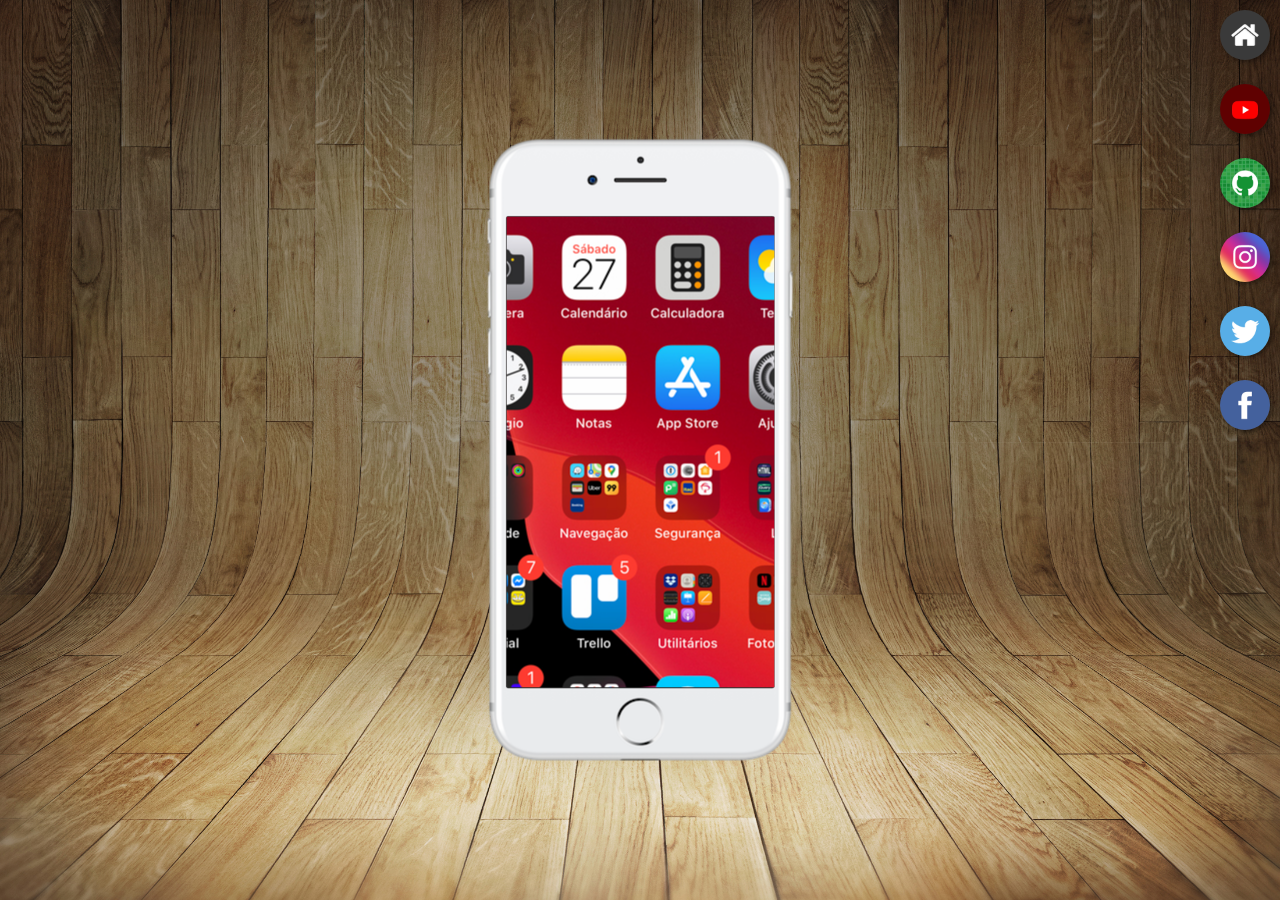
<file: index.html>
<!DOCTYPE html>
<html lang="pt-br">
<head>
    <meta charset="UTF-8">
    <meta name="viewport" content="width=device-width, initial-scale=1.0">
    <link rel="shortcut icon" href="favicon.ico" type="image/x-icon">
    <link rel="stylesheet" href="estilos/style.css">
    <title>Projeto Redes Sociais</title>
</head>
<body>
    <main>
        <section id="telefone">
            <iframe src="home.html" name="tela" id="tela" frameborder="0">Seu navegador não é compatível com o recurso utilizado...</iframe>

        </section>
        <section id="redes-sociais">
            <a href="home.html" target="tela"><img src="imagens/logo-home.jpg" alt="Home"></a><br>
            <a href="youtube.html" target="tela"><img src="imagens/logo-youtube.jpg" alt="YouTube"></a><br>
            <a href="github.html" target="tela"><img src="imagens/logo-github.jpg" alt="GitHub"></a><br>
            <a href="instagram.html" target="tela"><img src="imagens/logo-instagram.jpg" alt="Instagram"></a><br>
            <a href="#" target="tela"><img src="imagens/logo-twitter.jpg" alt="Twitter"></a><br>
            <a href="facebook.html" target="tela"><img src="imagens/logo-facebook.jpg" alt="Facebook"></a><br>
        </section>
    </main>
    
</body>
</html>
</file>
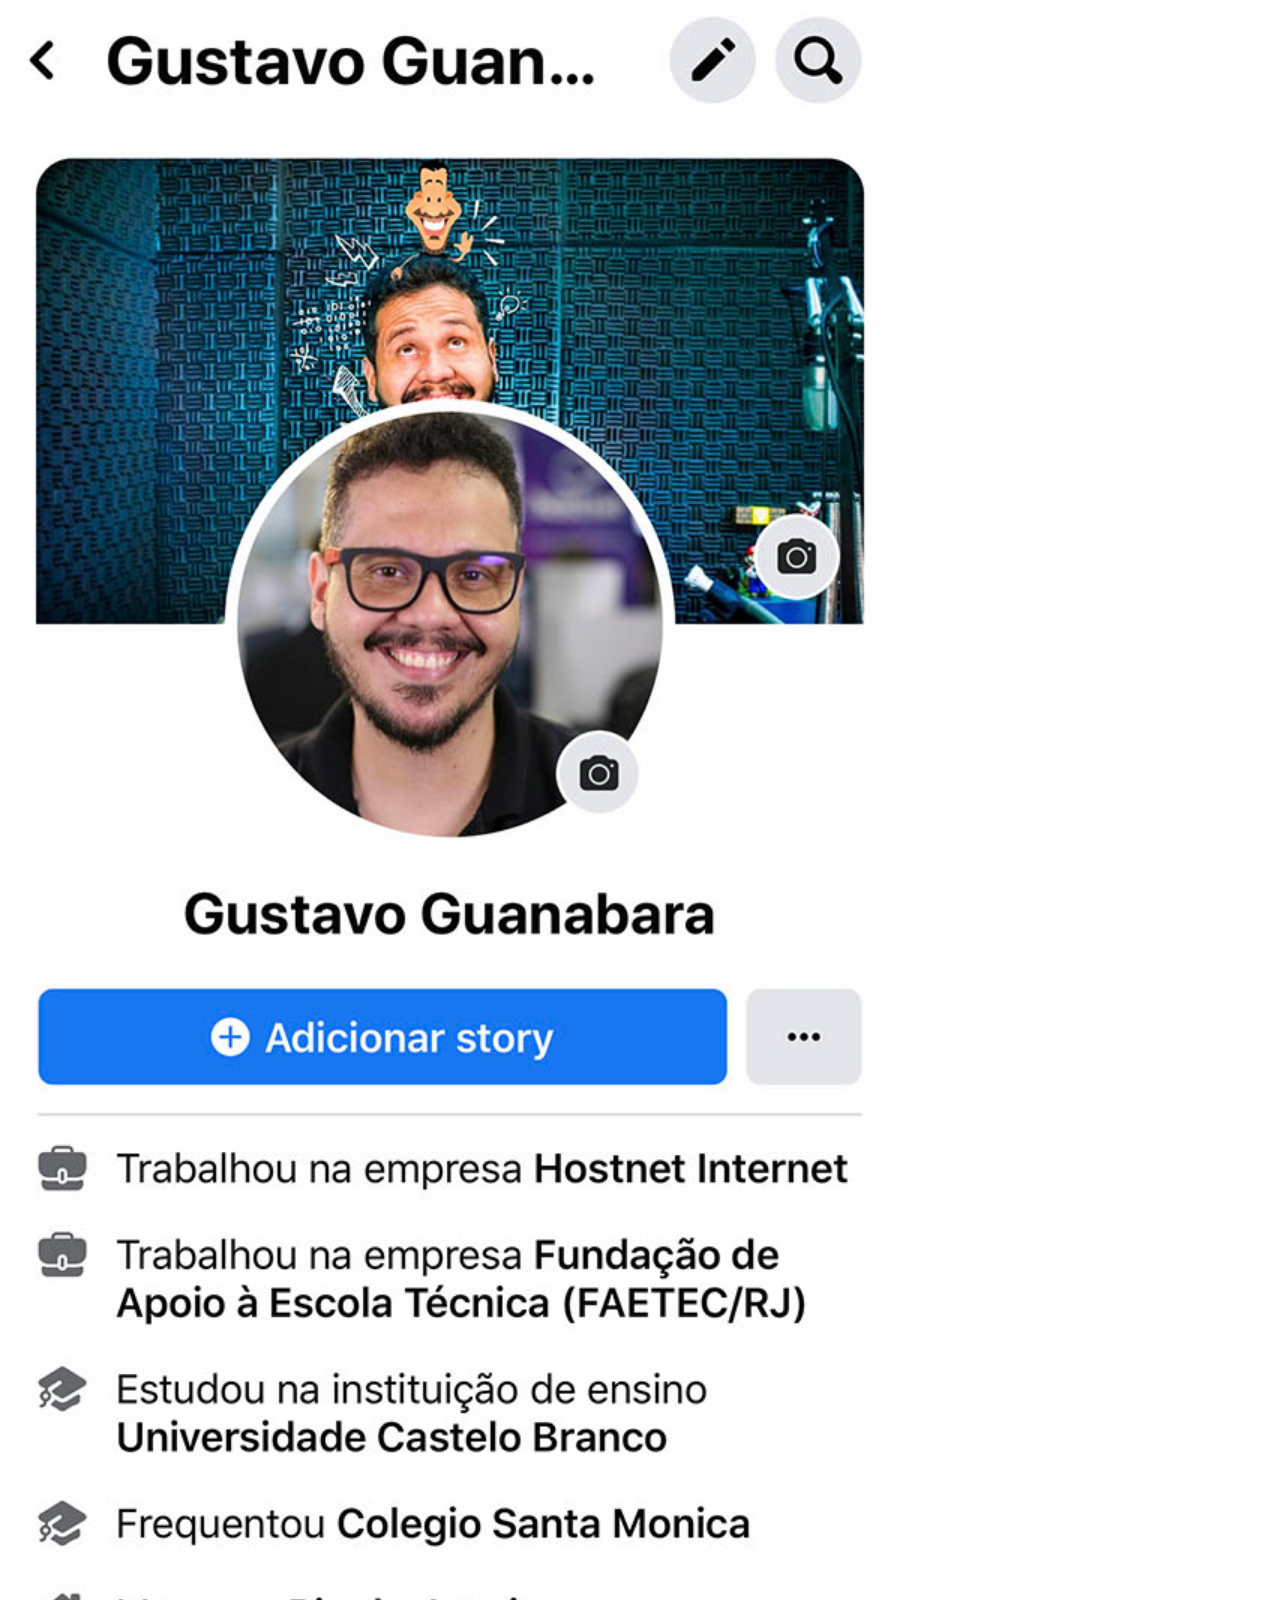
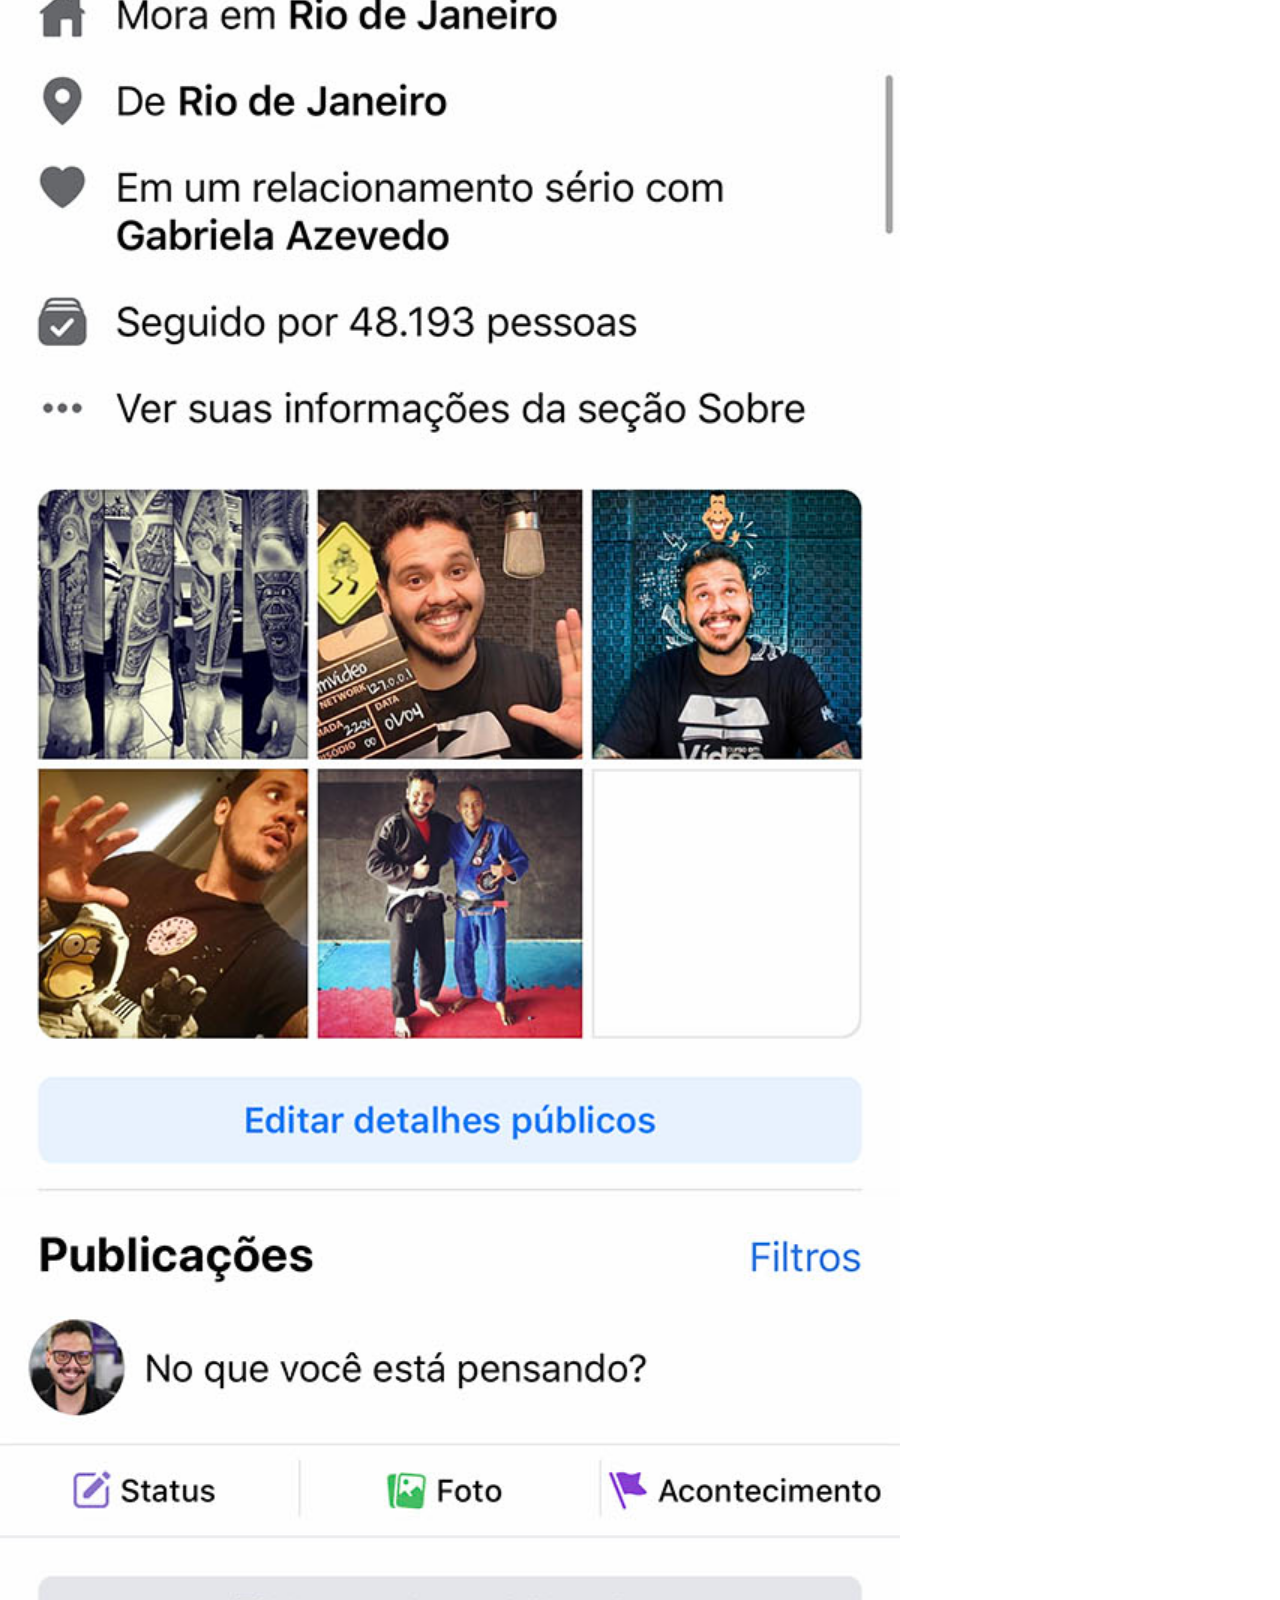
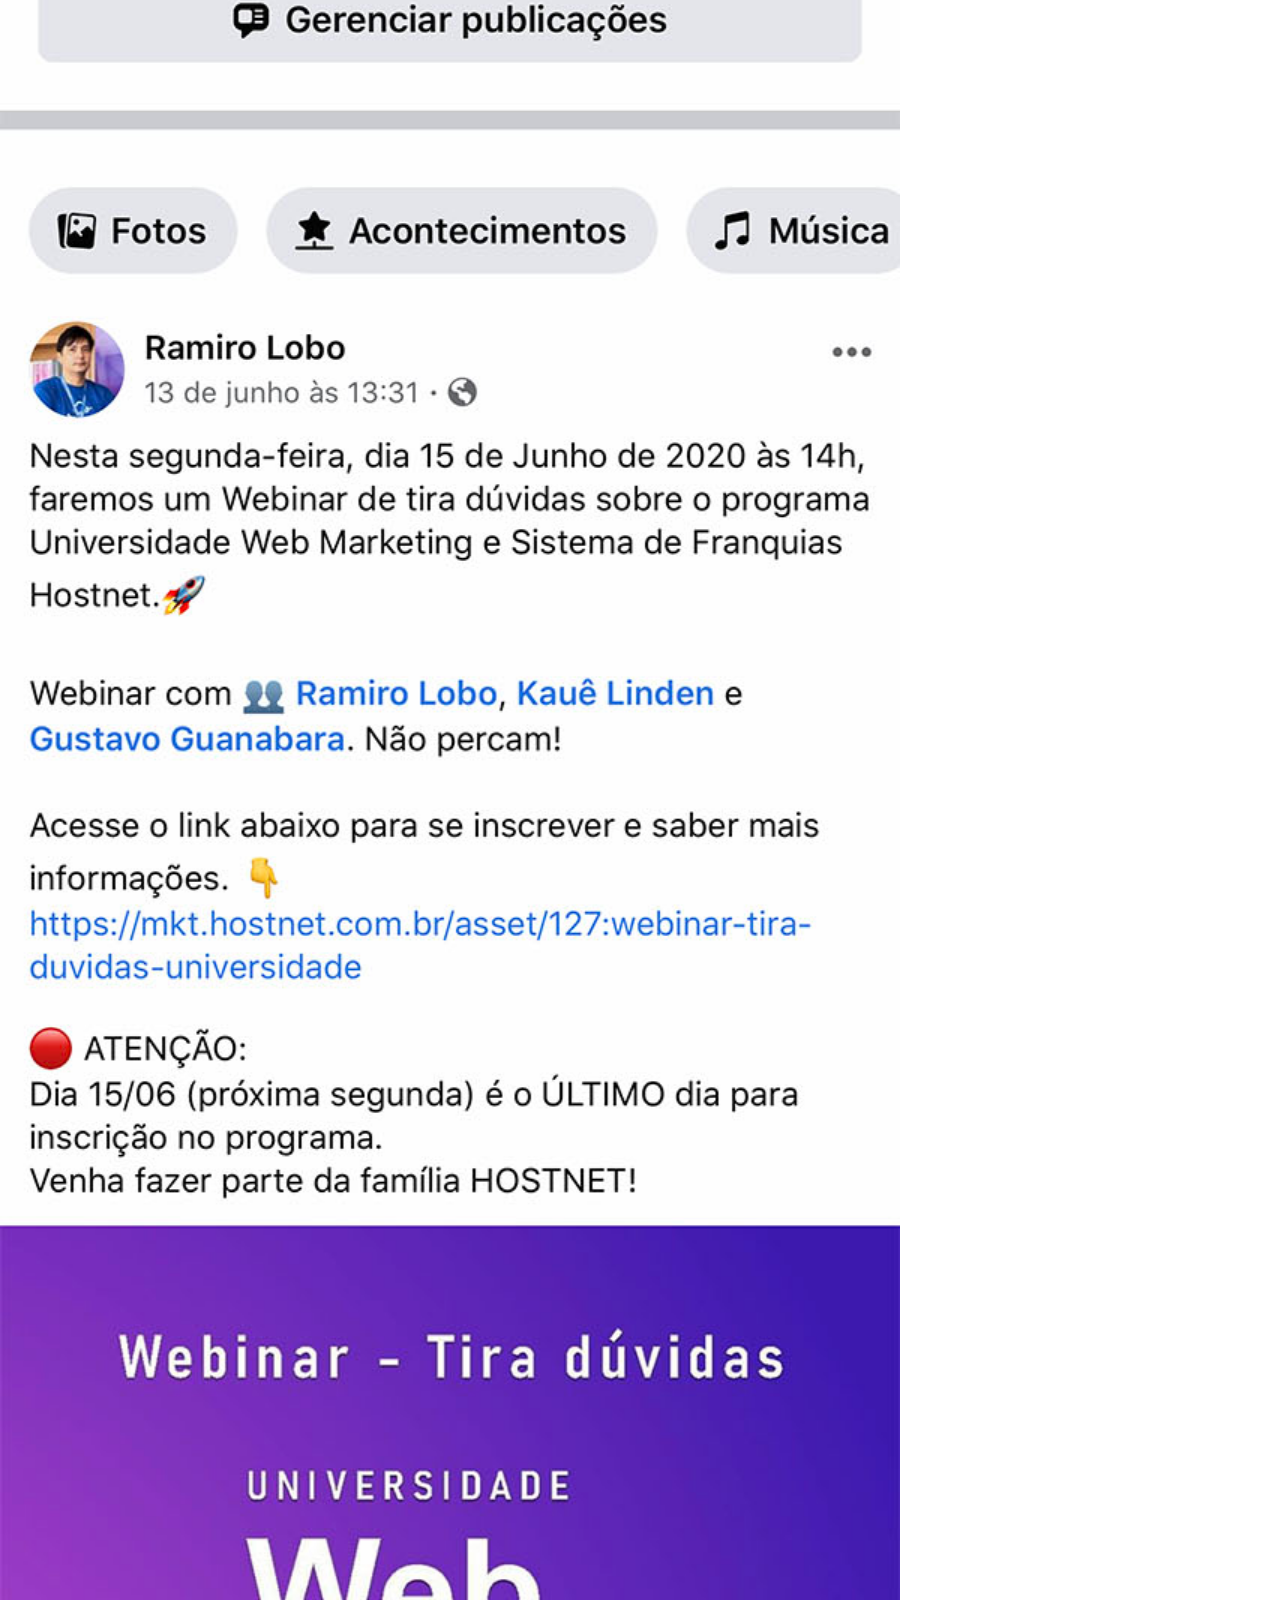
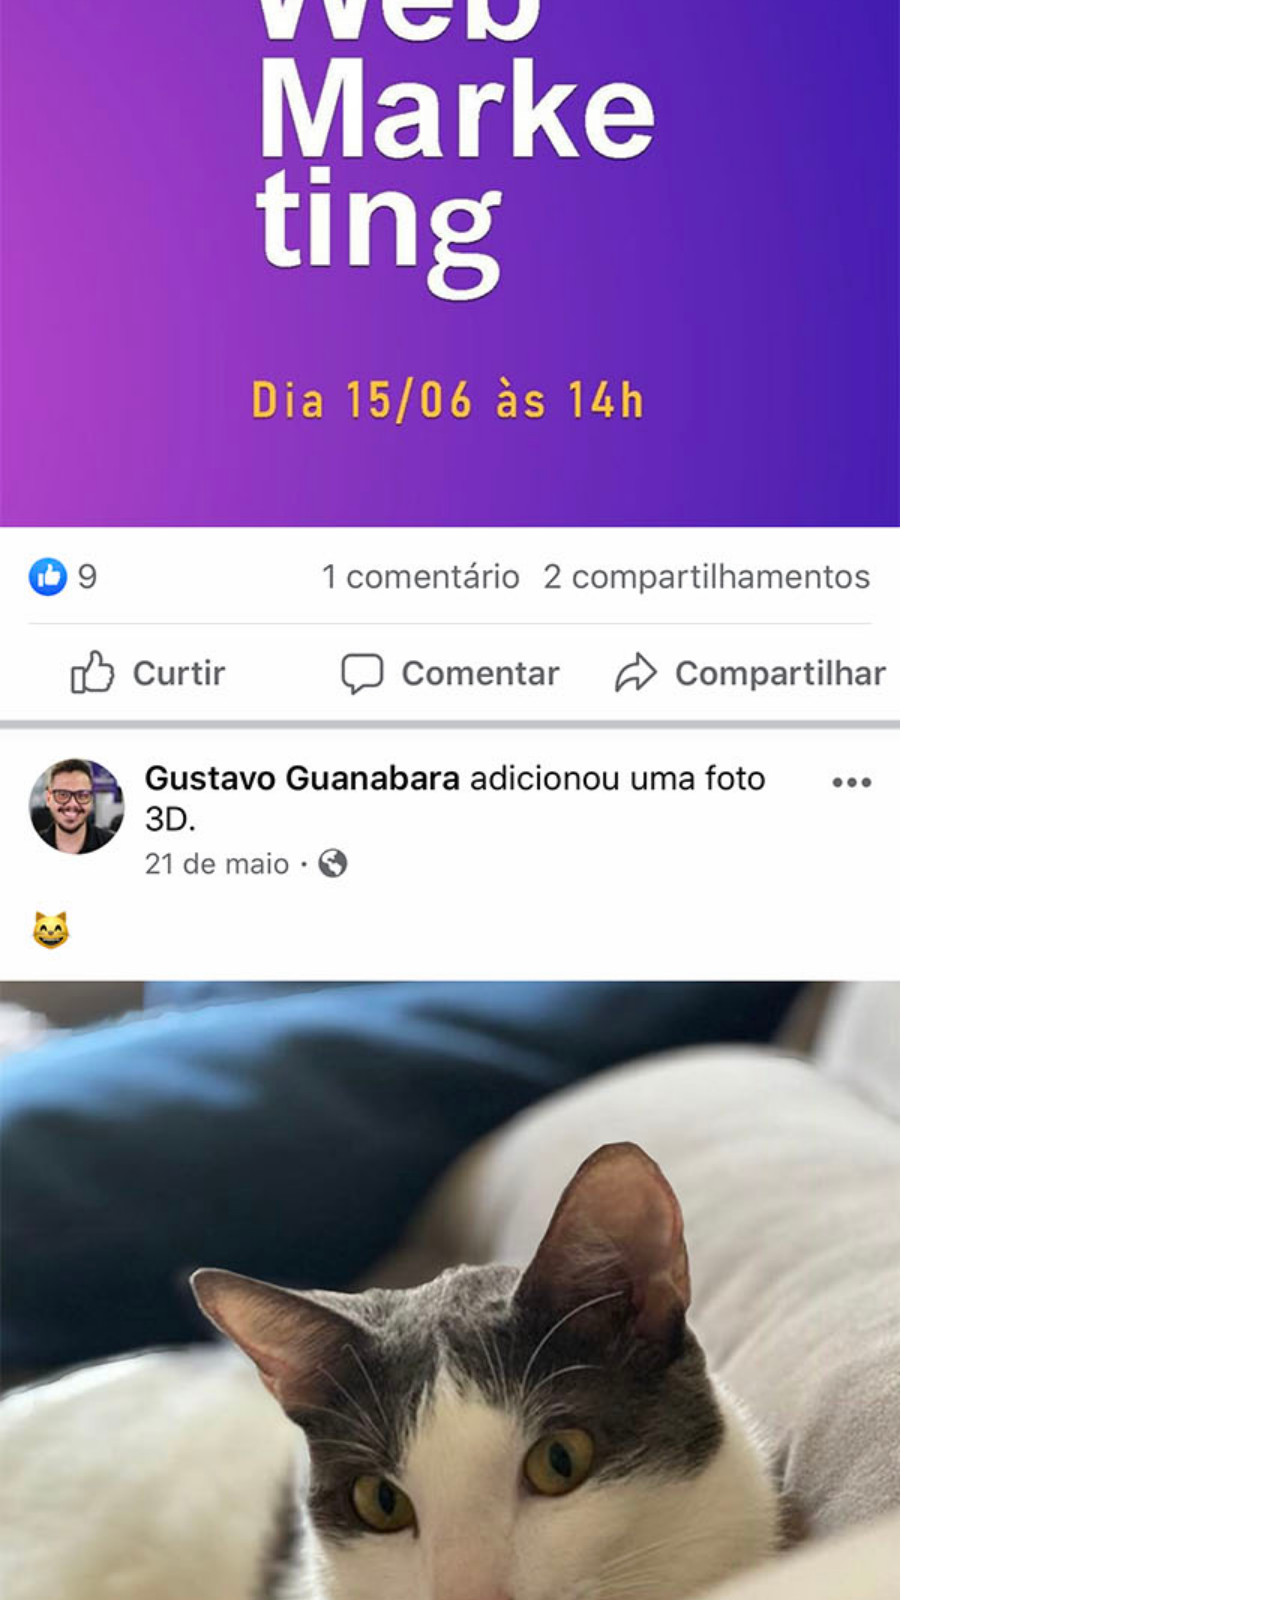
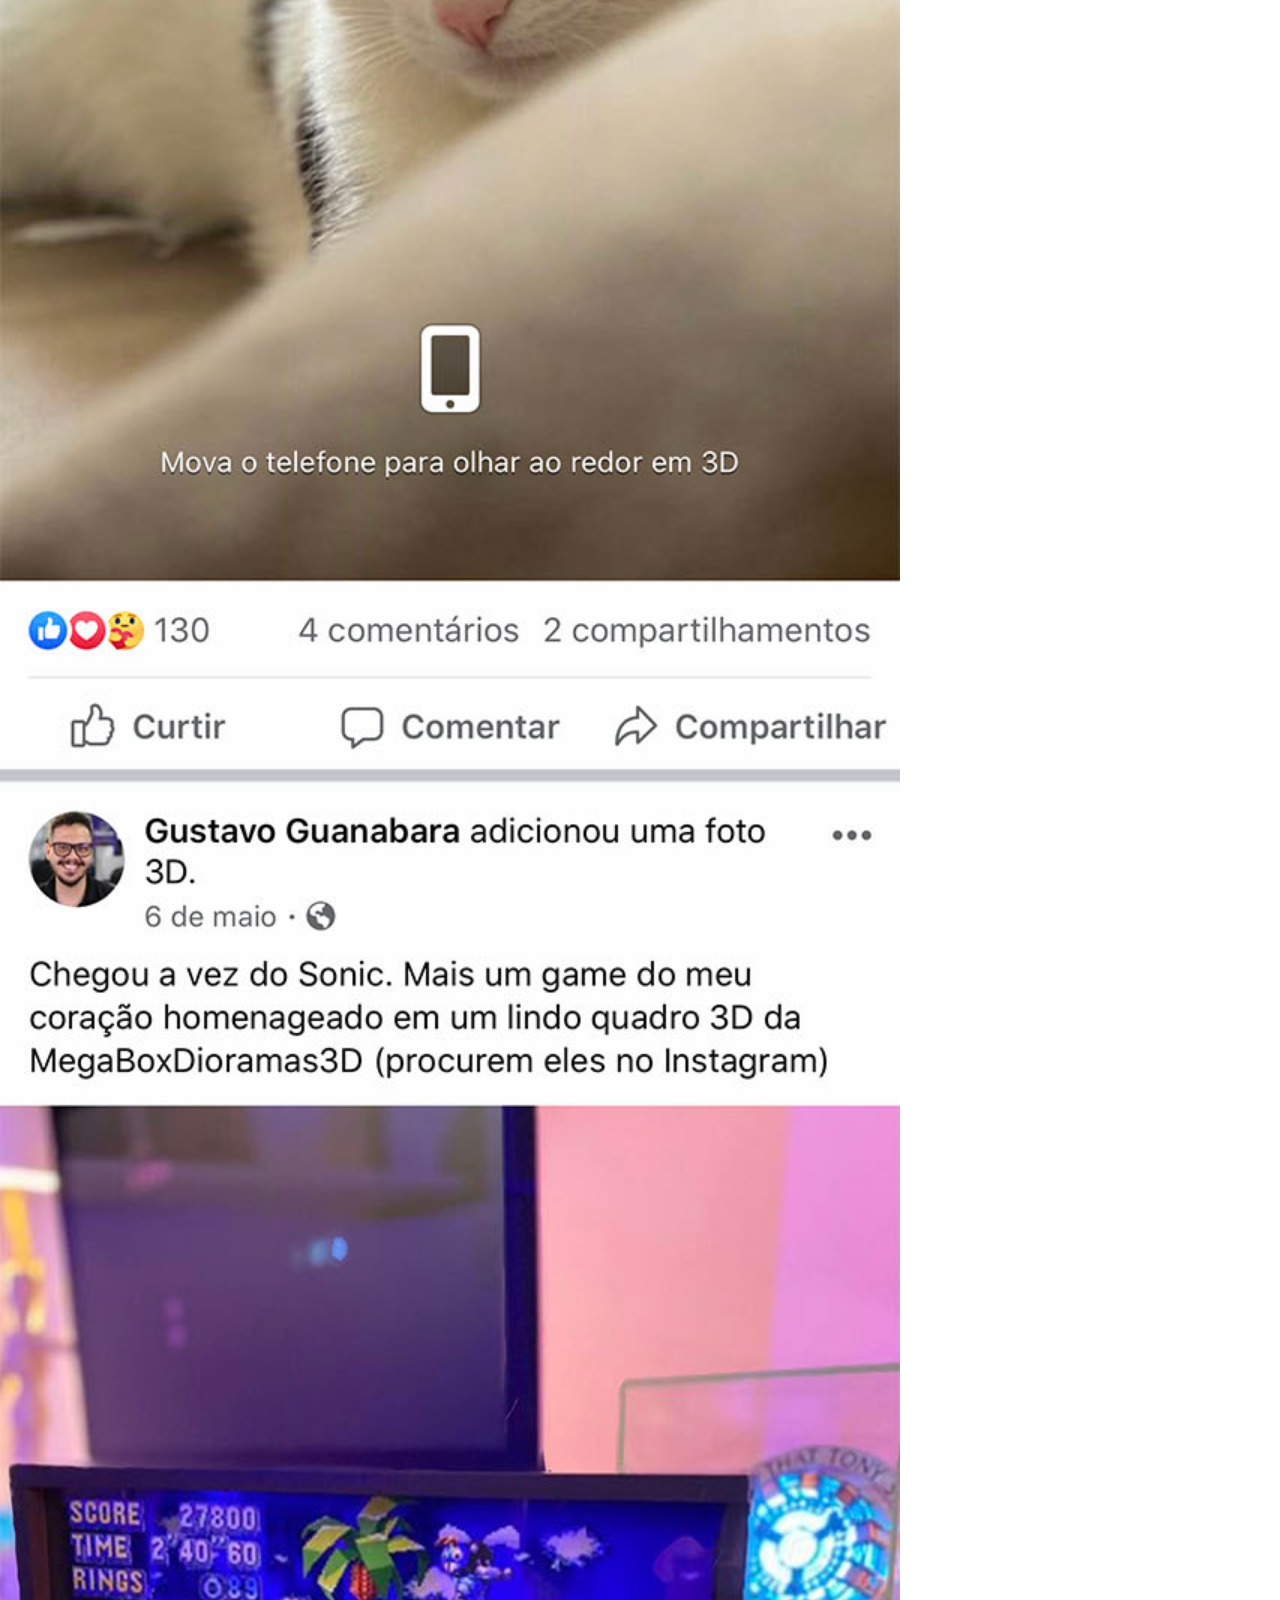
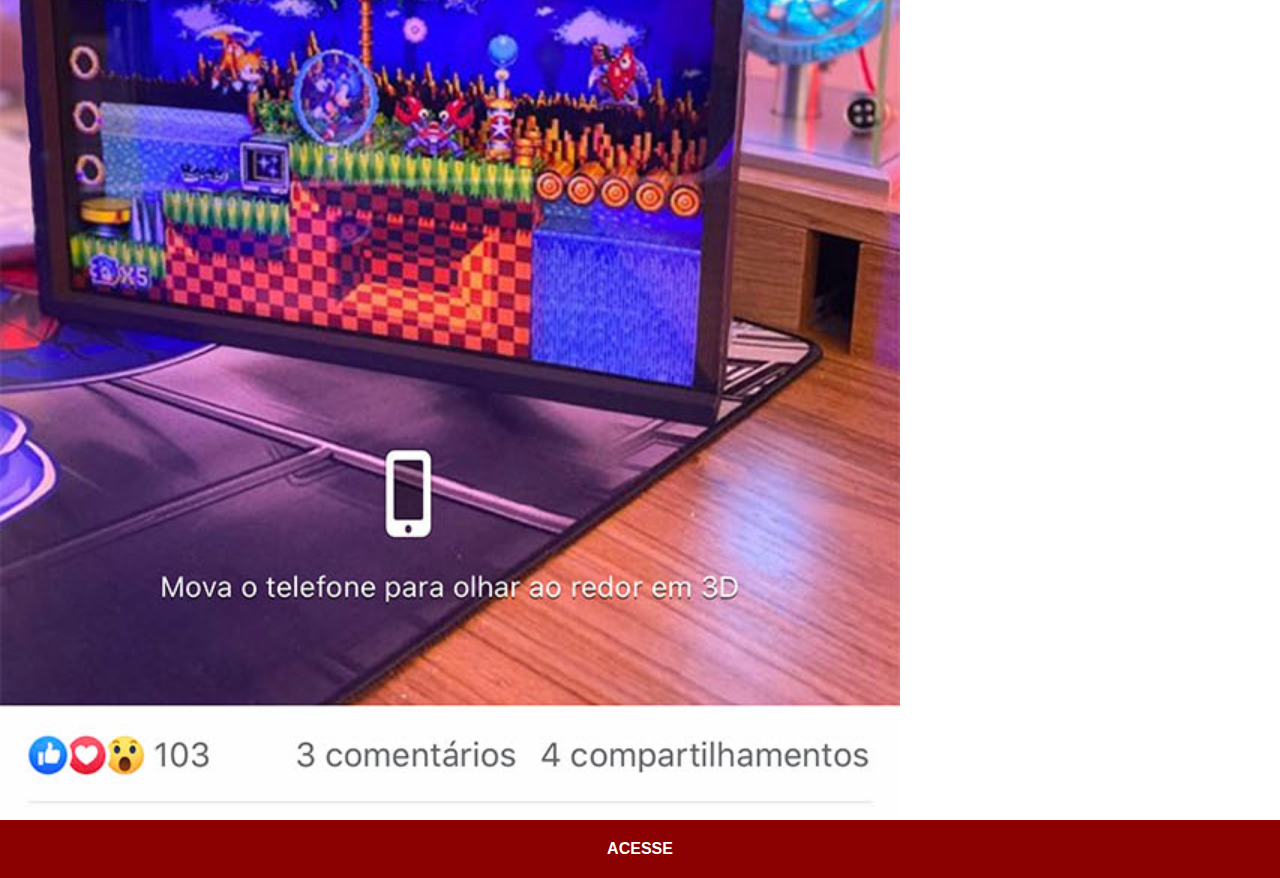
<file: facebook.html>
<!DOCTYPE html>
<html lang="pt-br">
<head>
    <meta charset="UTF-8">
    <meta name="viewport" content="width=device-width, initial-scale=1.0">
    <title>Facebook</title>
    <link rel="stylesheet" href="estilos/social.css">
</head>
<body>
    <img src="imagens/tela-facebook.jpg" alt="Facebook">
    <a href="imagens/tela-facebook.jpg" target="_blank">ACESSE</a>
    
</body>
</html>
</file>
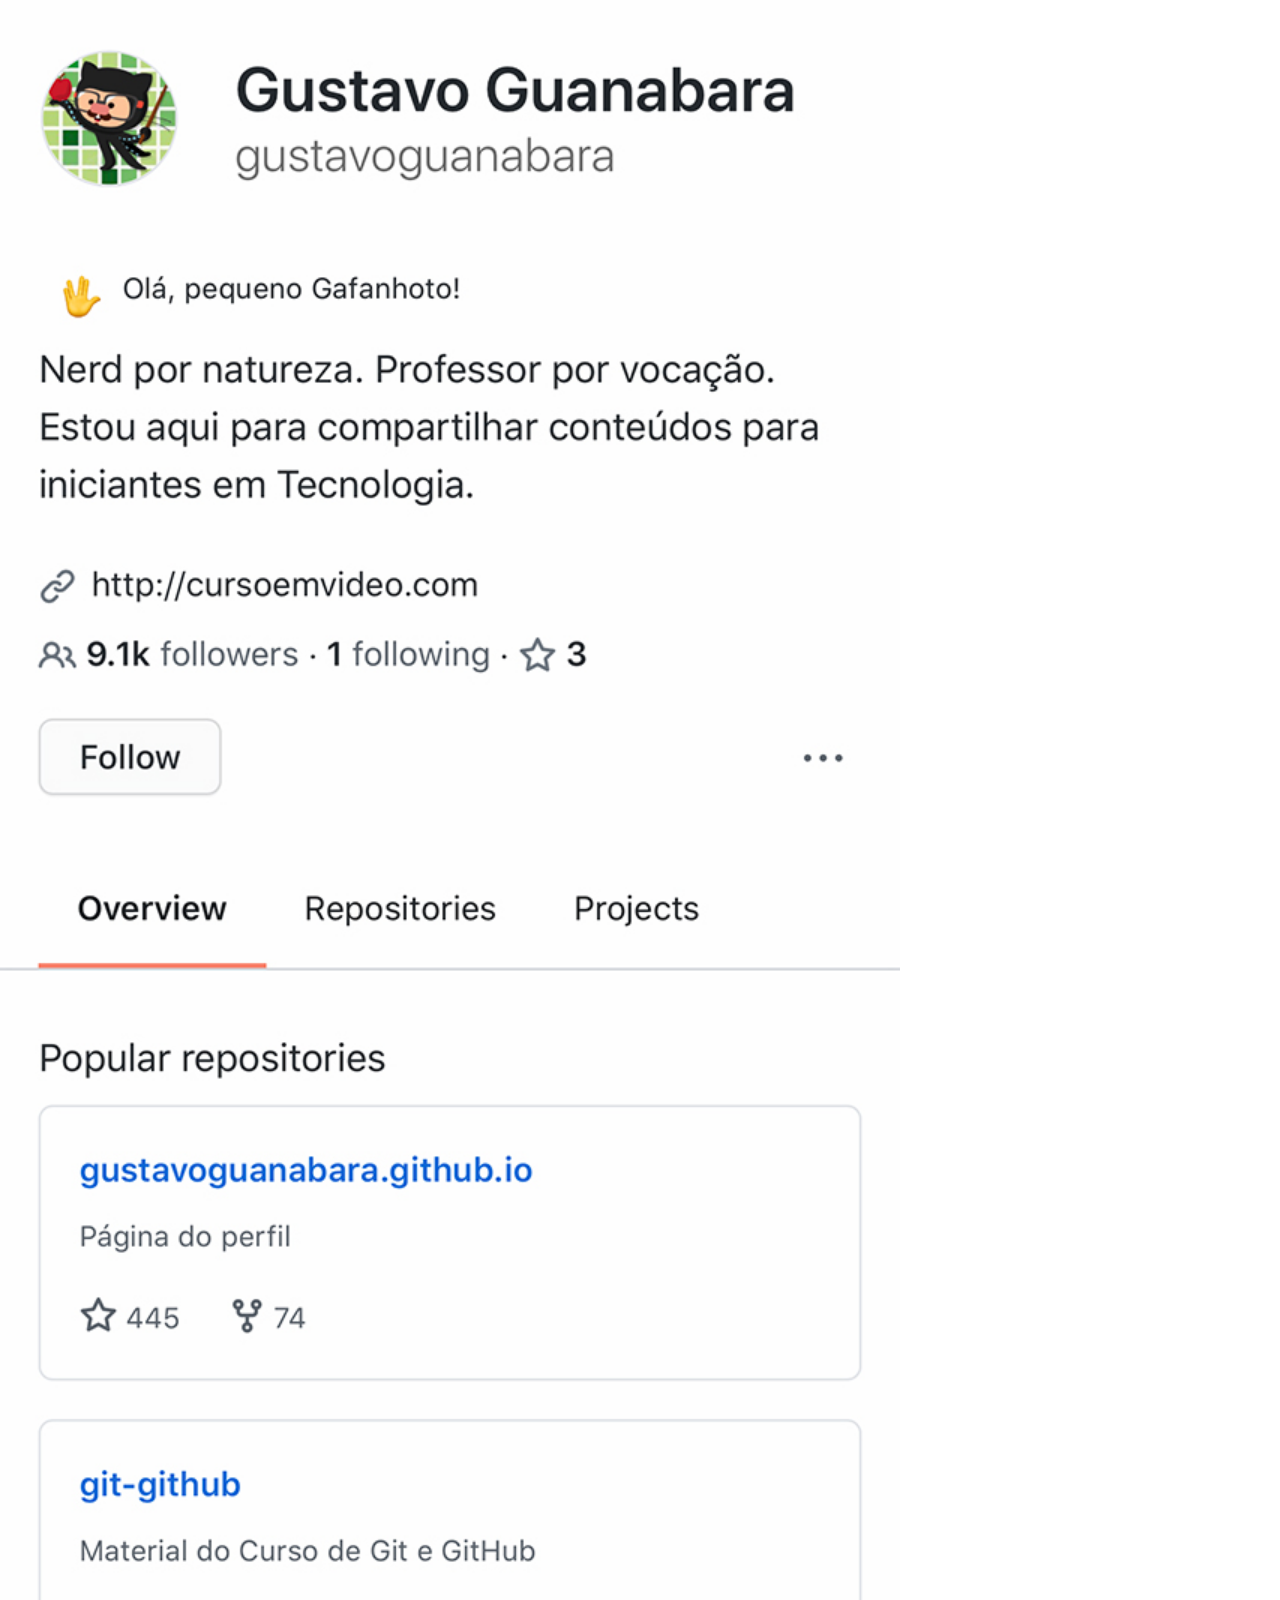
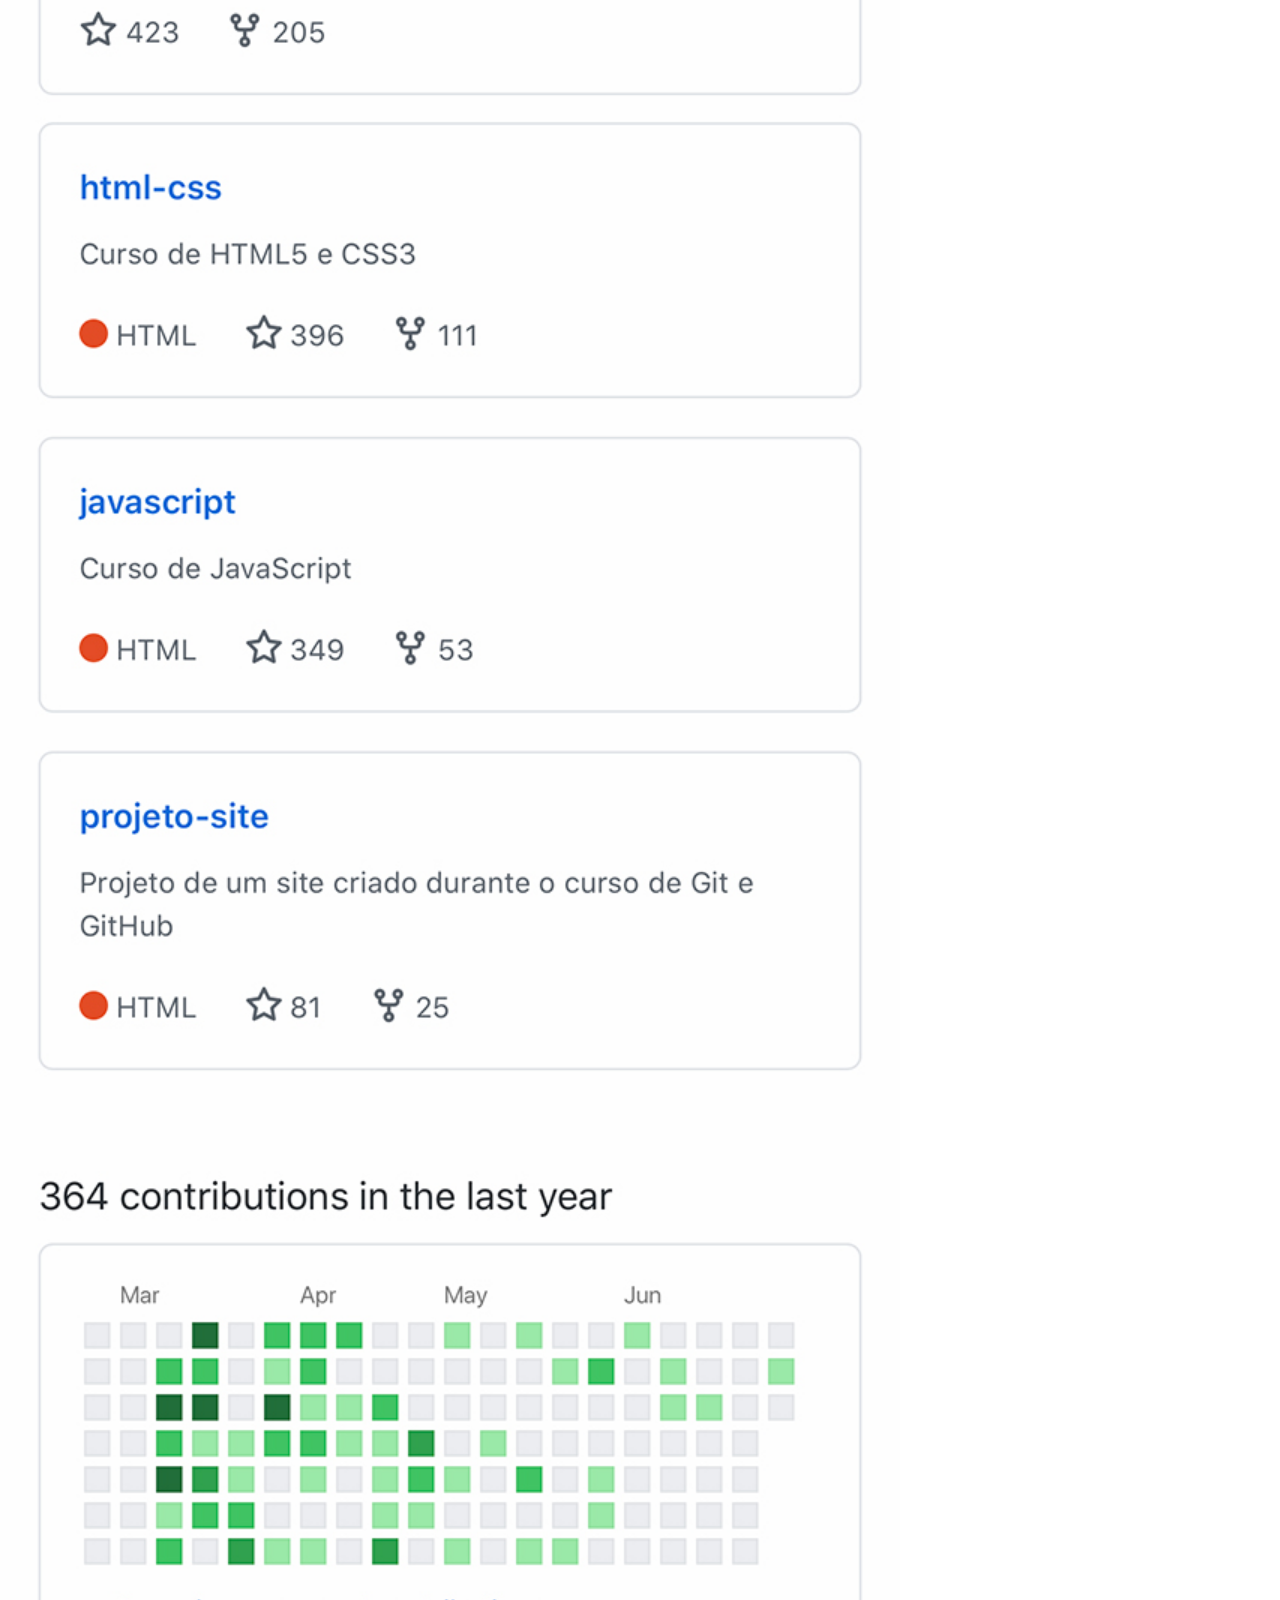
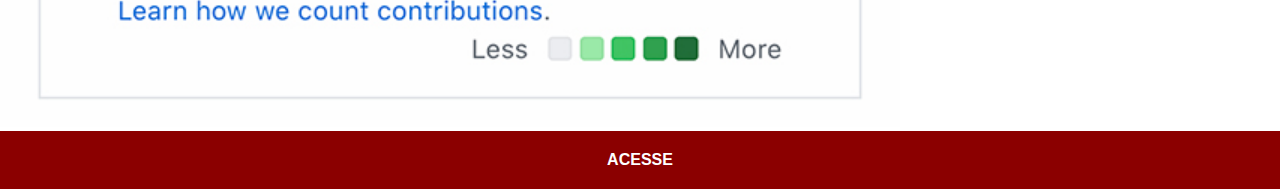
<file: github.html>
<!DOCTYPE html>
<html lang="pt-br">
<head>
    <meta charset="UTF-8">
    <meta name="viewport" content="width=device-width, initial-scale=1.0">
    <title>GitHub</title>
    <link rel="stylesheet" href="estilos/social.css">
</head>
<body>
    <img src="imagens/tela-github.jpg" alt="GitHub">
    <a href="https://github.com/gustavoguanabara/" target="_blank">ACESSE</a>
    
</body>
</html>
</file>
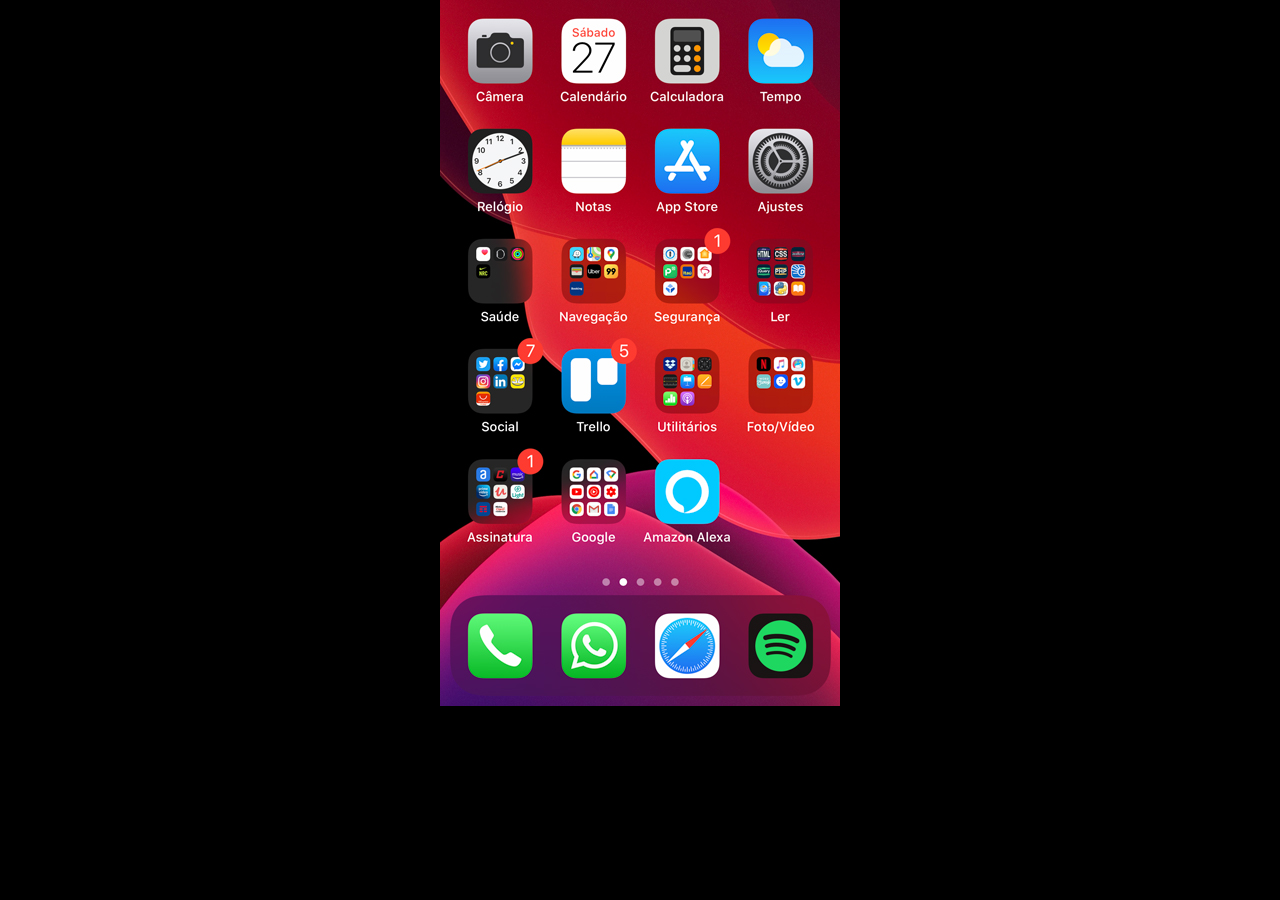
<file: home.html>
<!DOCTYPE html>
<html lang="pt-br">
<head>
    <meta charset="UTF-8">
    <meta name="viewport" content="width=device-width, initial-scale=1.0">
    <title>Home</title>
</head>
<style>
    *{
        margin: 0px;
        padding: 0px;
    }
    body{
        width: 100vw;
        height: 100vh;
        background: black url('imagens/tela-home.jpg') no-repeat top center;
    }
</style>
<body>
    
</body>
</html>
</file>
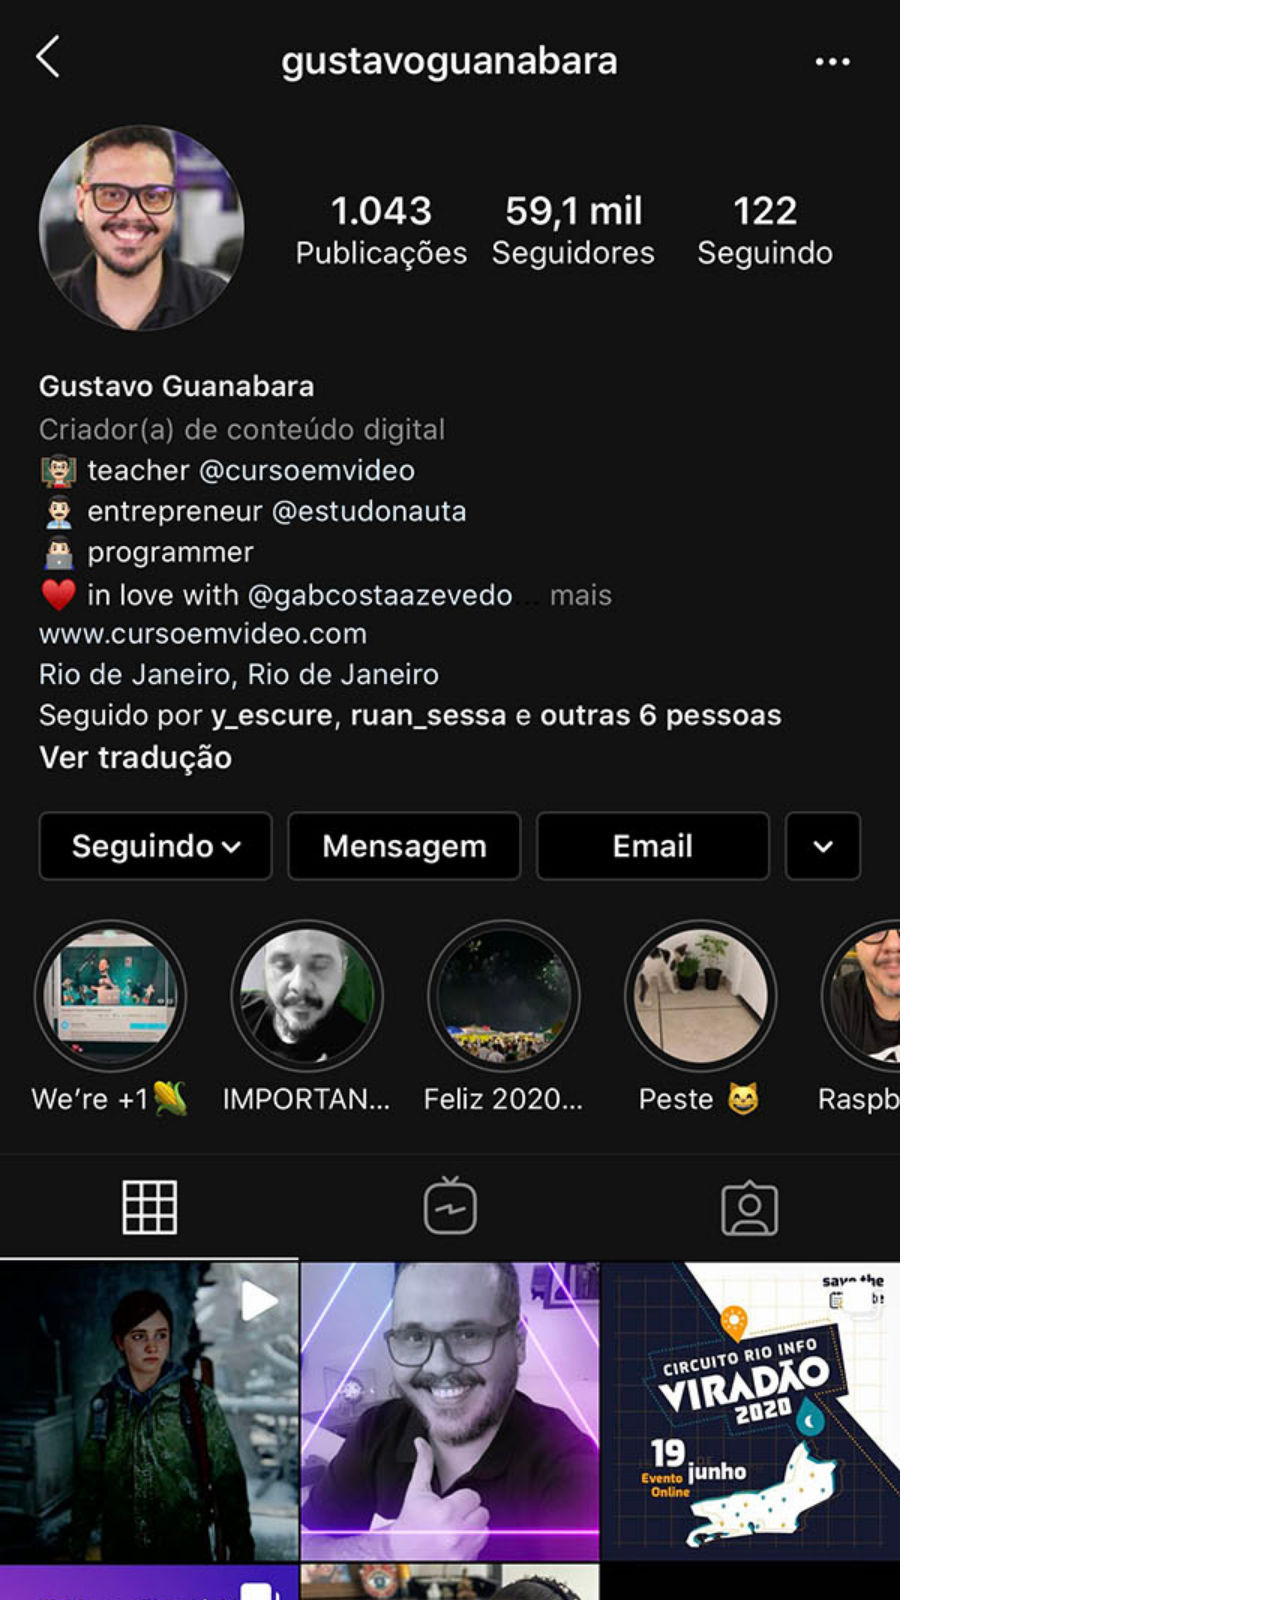
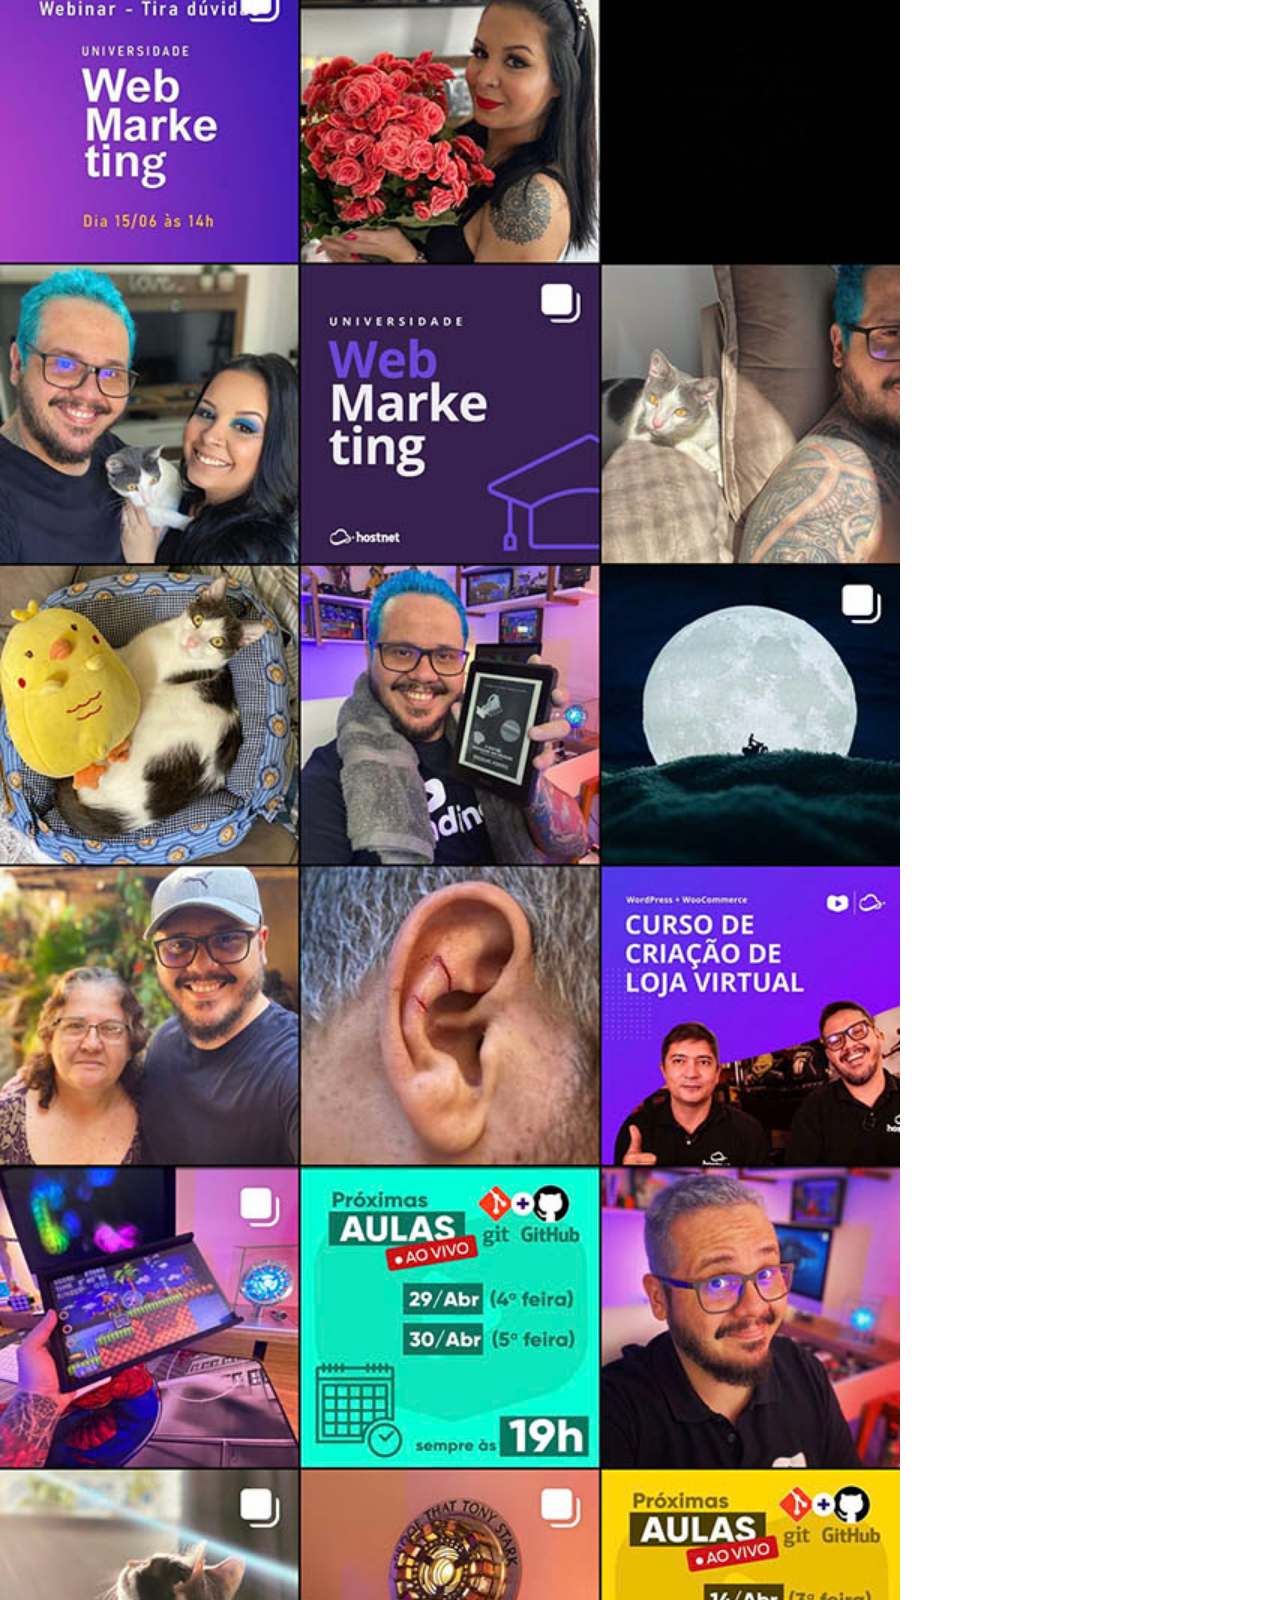
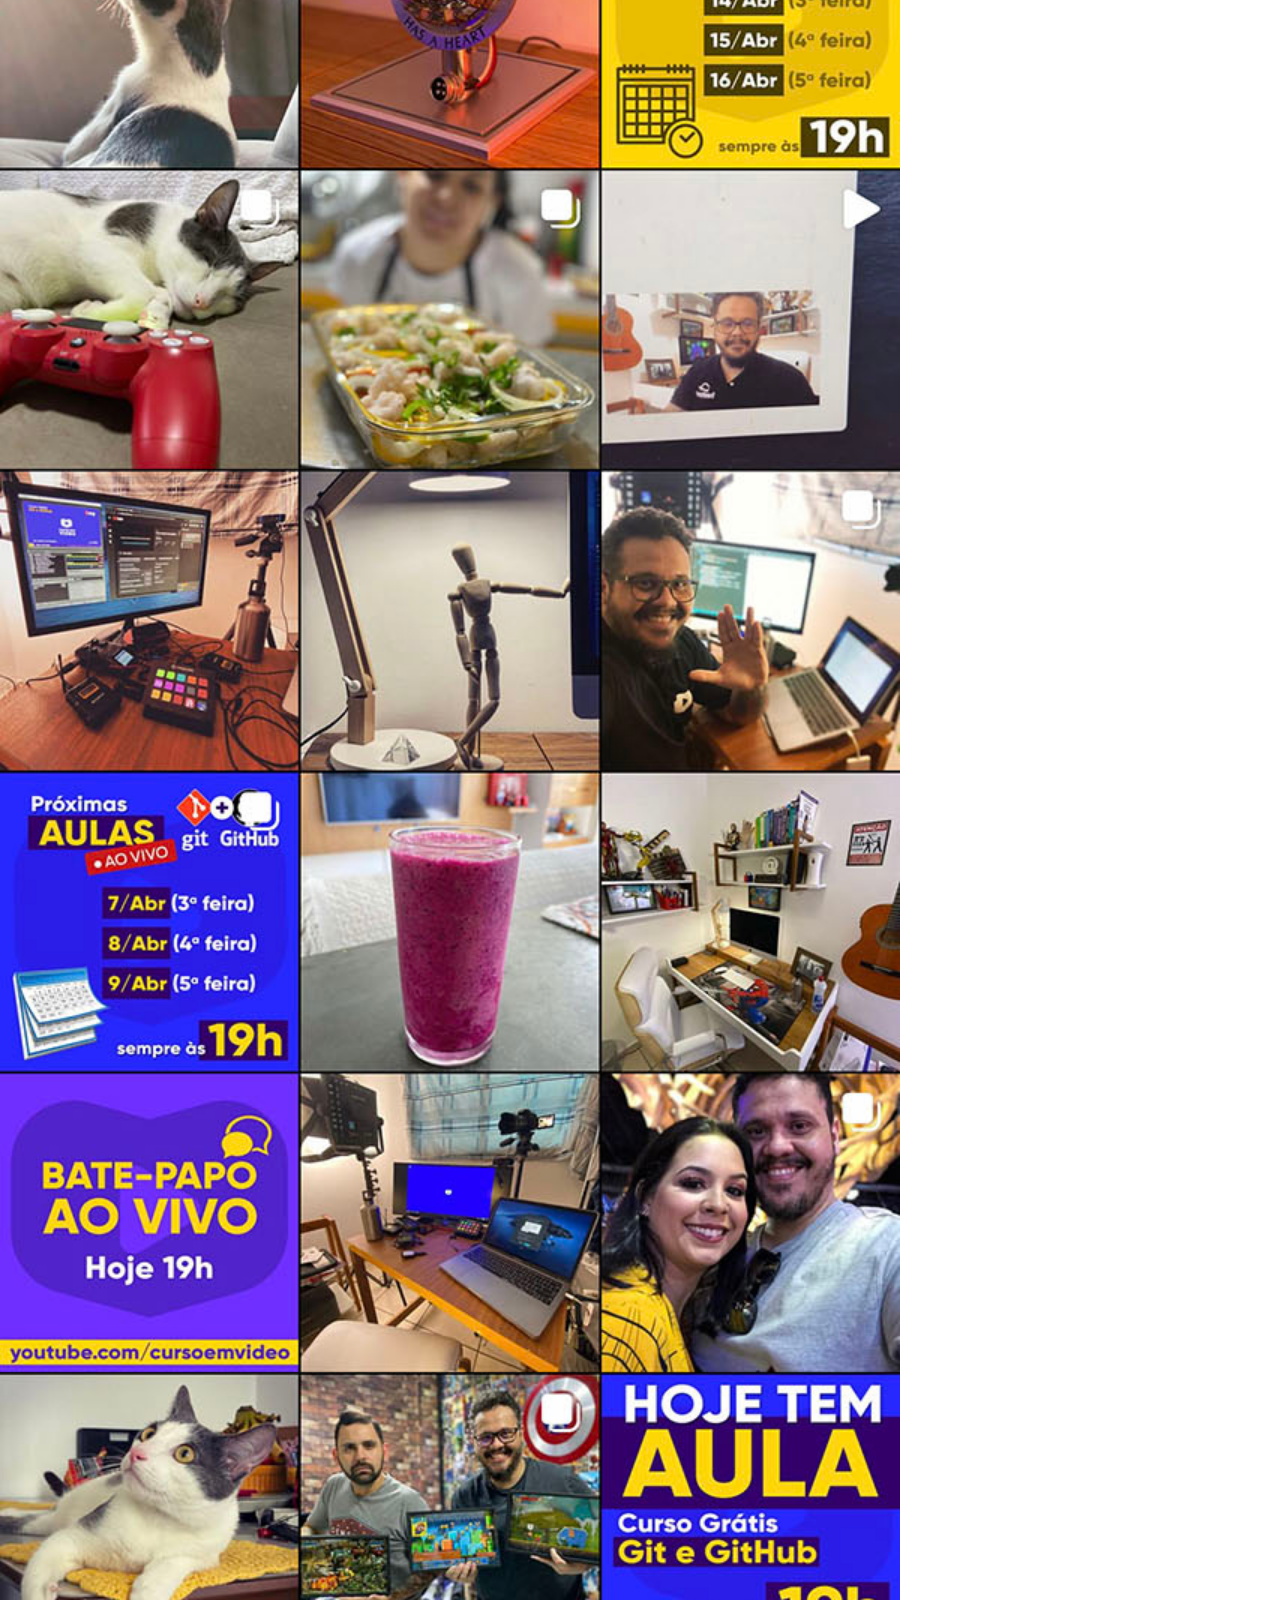
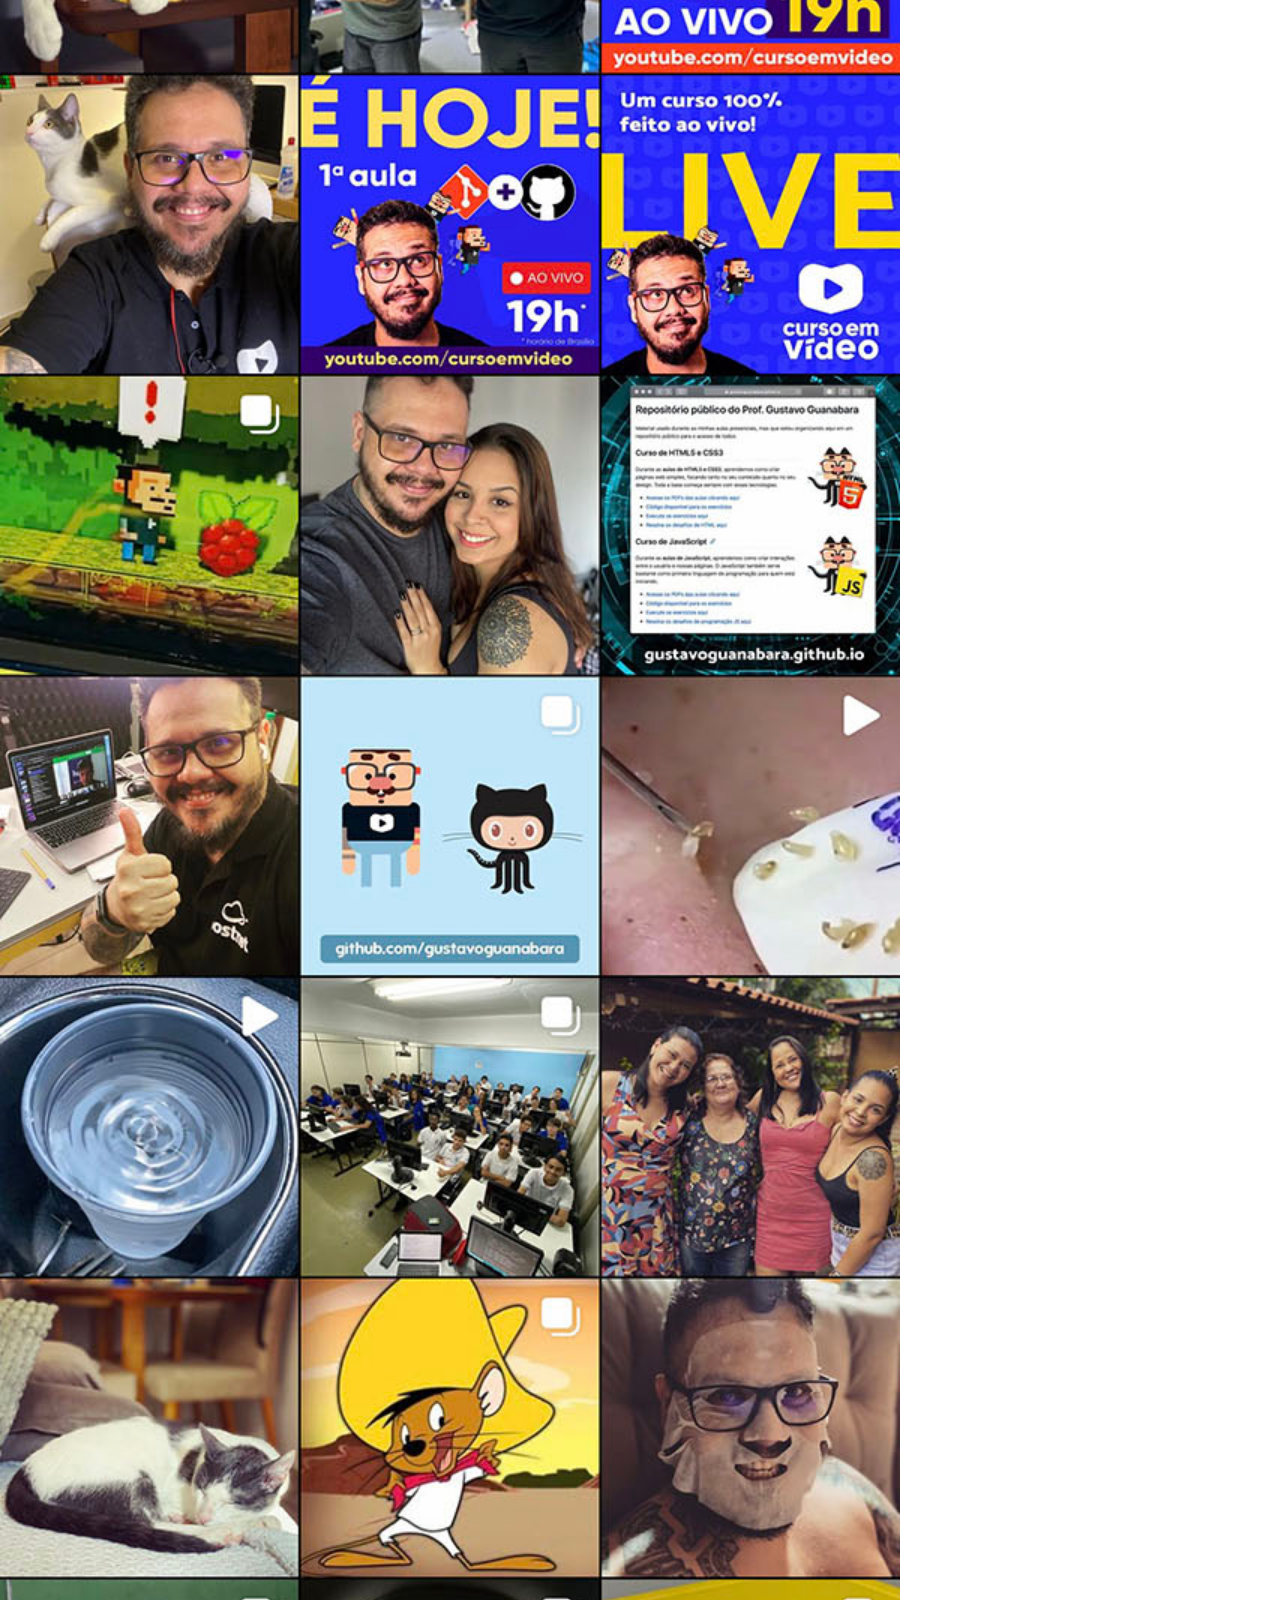
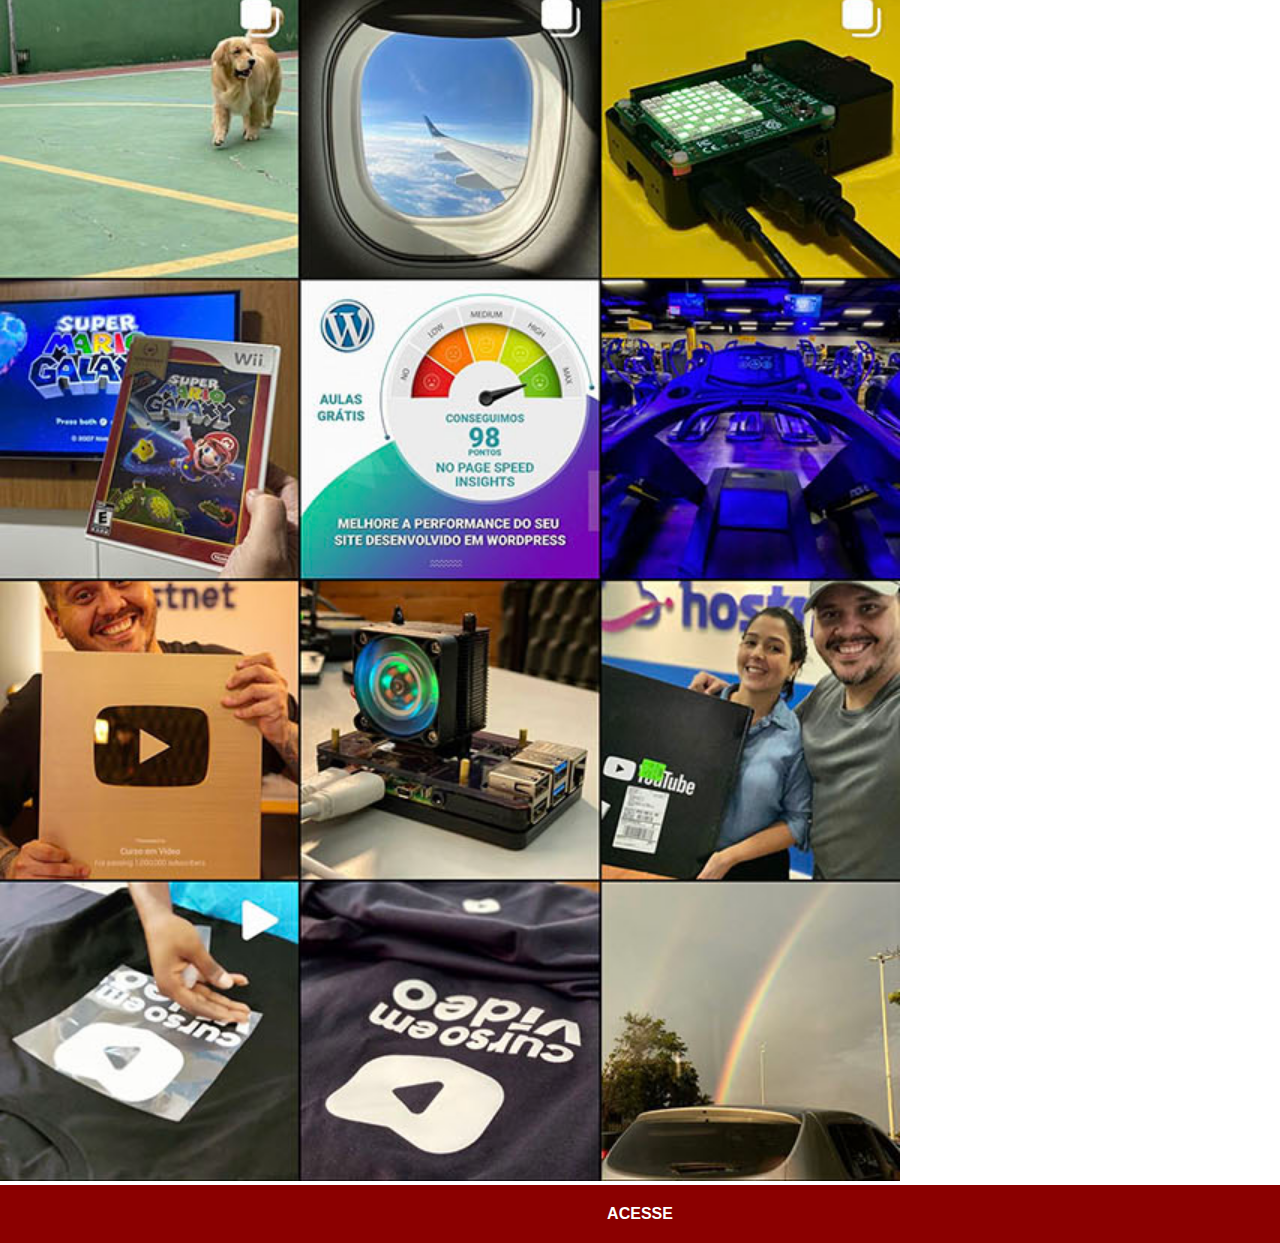
<file: instagram.html>
<!DOCTYPE html>
<html lang="pt-br">
<head>
    <meta charset="UTF-8">
    <meta name="viewport" content="width=device-width, initial-scale=1.0">
    <title>Instagram</title>
    <link rel="stylesheet" href="estilos/social.css">
</head>
<body>
    <img src="imagens/tela-instagram.jpg" alt="Instagram">
    <a href="https://www.instagram.com/gustavoguanabara/" target="_blank">ACESSE</a>
    
</body>
</html>
</file>
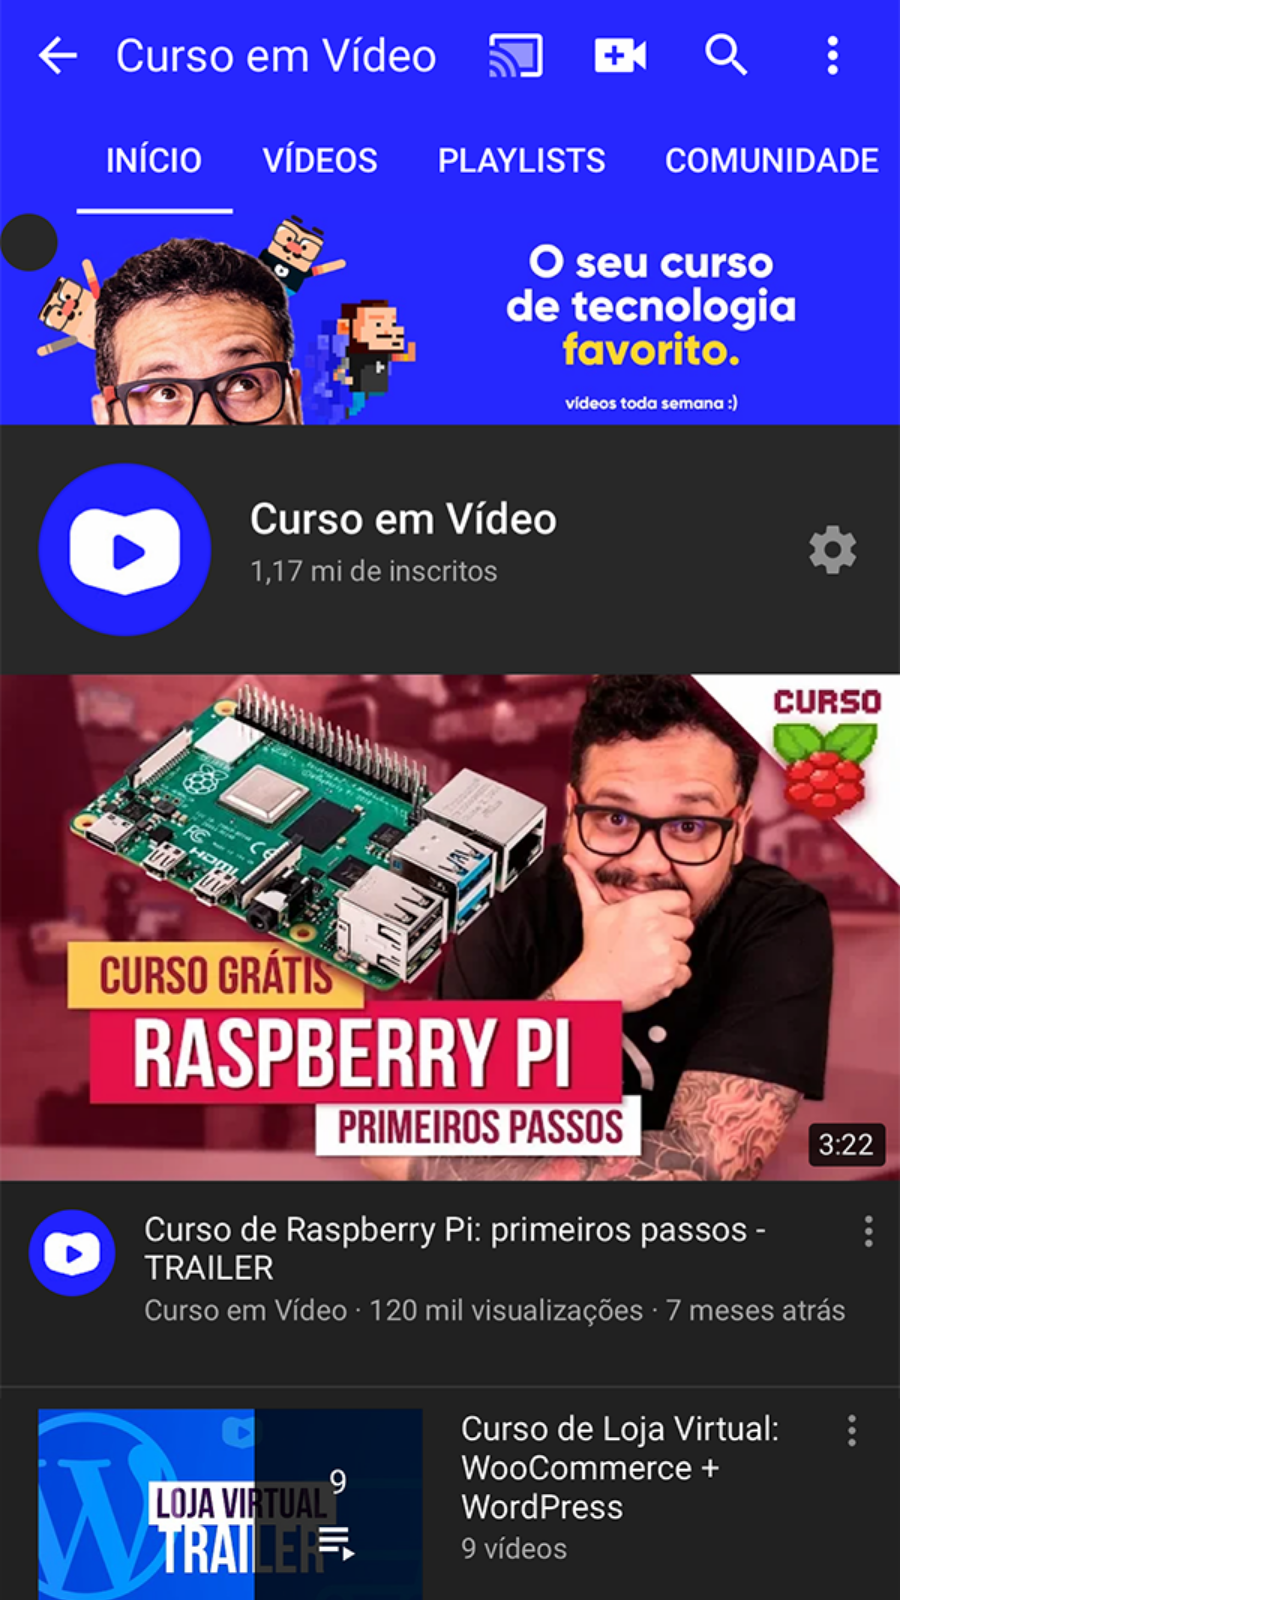
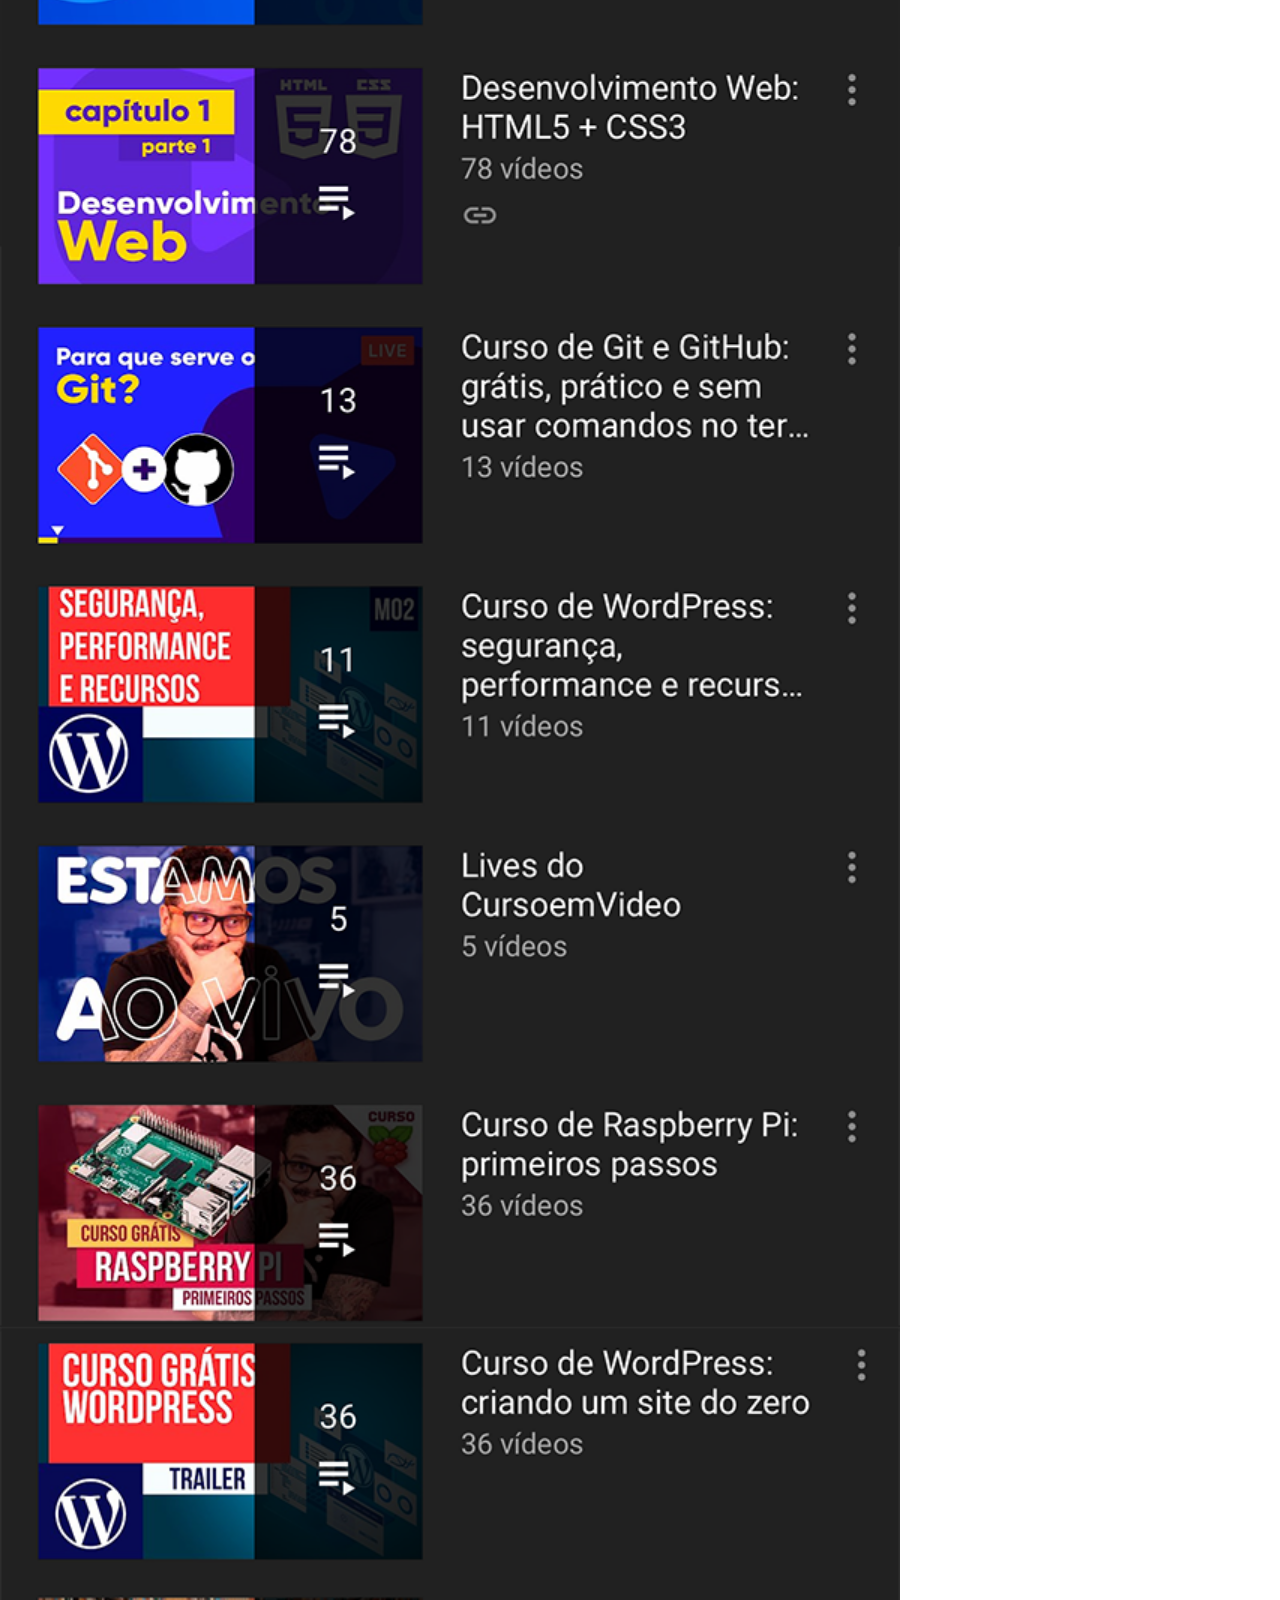
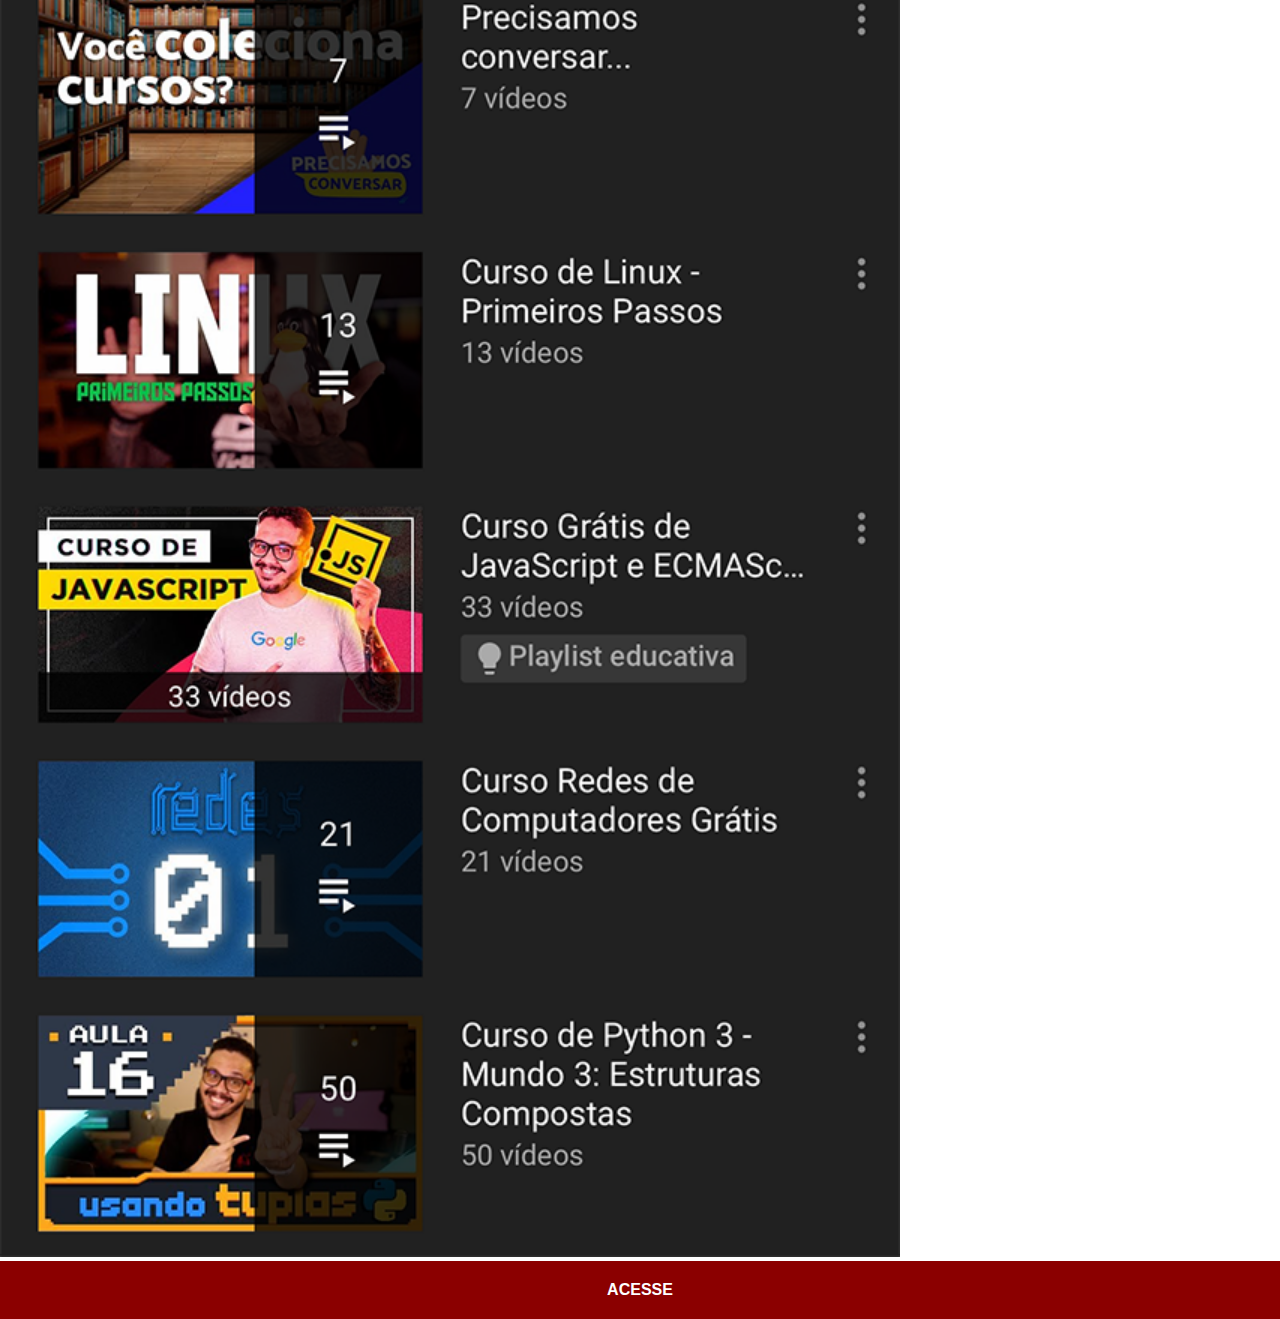
<file: youtube.html>
<!DOCTYPE html>
<html lang="pt-br">
<head>
    <meta charset="UTF-8">
    <meta name="viewport" content="width=device-width, initial-scale=1.0">
    <title>YouTube</title>
    <link rel="stylesheet" href="estilos/social.css">
</head>
<body>
    <img src="imagens/tela-youtube.png" alt="YouTube">
    <a href="https://www.youtube.com/watch?v=Ejkb_YpuHWs&list=PLHz_AreHm4dkZ9-atkcmcBaMZdmLHft8n" target="_blank">ACESSE</a>
</body>
</html>
</file>
<file: estilos/style.css>
@charset "UTF-8";

*{
    margin: 0px;
    padding: 0px;
    font-family: Arial, Helvetica, sans-serif;
}
html, body {
    height: 100vh;
    width: 100vw;
    background-color: black;
}
body{
    background: url('..//imagens/fundo-madeira.jpg') no-repeat top center;
    background-size: cover;
    background-attachment: fixed;
}
main{
    position: relative;
    height: 100vh;
}
section#telefone{
    position: absolute;
    top: 50%;
    left: 50%;
    transform: translate(-50%, -50%);
    height: 627px;
    width: 311px;
    
    background: url('../imagens/frame-iphone.png') no-repeat;

}
iframe#tela{
    position: relative;
    top: 80px;
    left: 22px;
    width: 268px;
    height: 471px;
}
section#redes-sociais {
    text-align: right;
}
section#redes-sociais img {
    width: 50px;
    margin: 10px;
    border-radius: 50%;
    box-shadow: 2px 2px 5px rgba(0, 0, 0, 0.433);
    box-sizing: border-box;
}
section#redes-sociais img:hover {
    border: 2px solid rgba(255, 255, 255, 0.562);
    transform: translate(-3px, -3px);
    box-shadow: 5px 5px 10px rgba(0, 0, 0, 0.641);
    transition: transform .3s, border 1s;
}
</file>
<file: estilos/social.css>
@charset "UTF-8";
       
    * {
            margin: 0px;
            padding: 0px;
            font-family: Arial, Helvetica, sans-serif;
        }
        ::-webkit-scrollbar{
            width: 0px;
            height: 0px;
        }
        img{
            width: 100vh;
        }
        a{
            display: block;
            background-color: darkred;
            padding: 20px;
            color: white;
            text-align: center;
            font-weight: bolder;
            text-decoration: none;
        }
        a:hover {
            background-color: red;
        }
</file>
